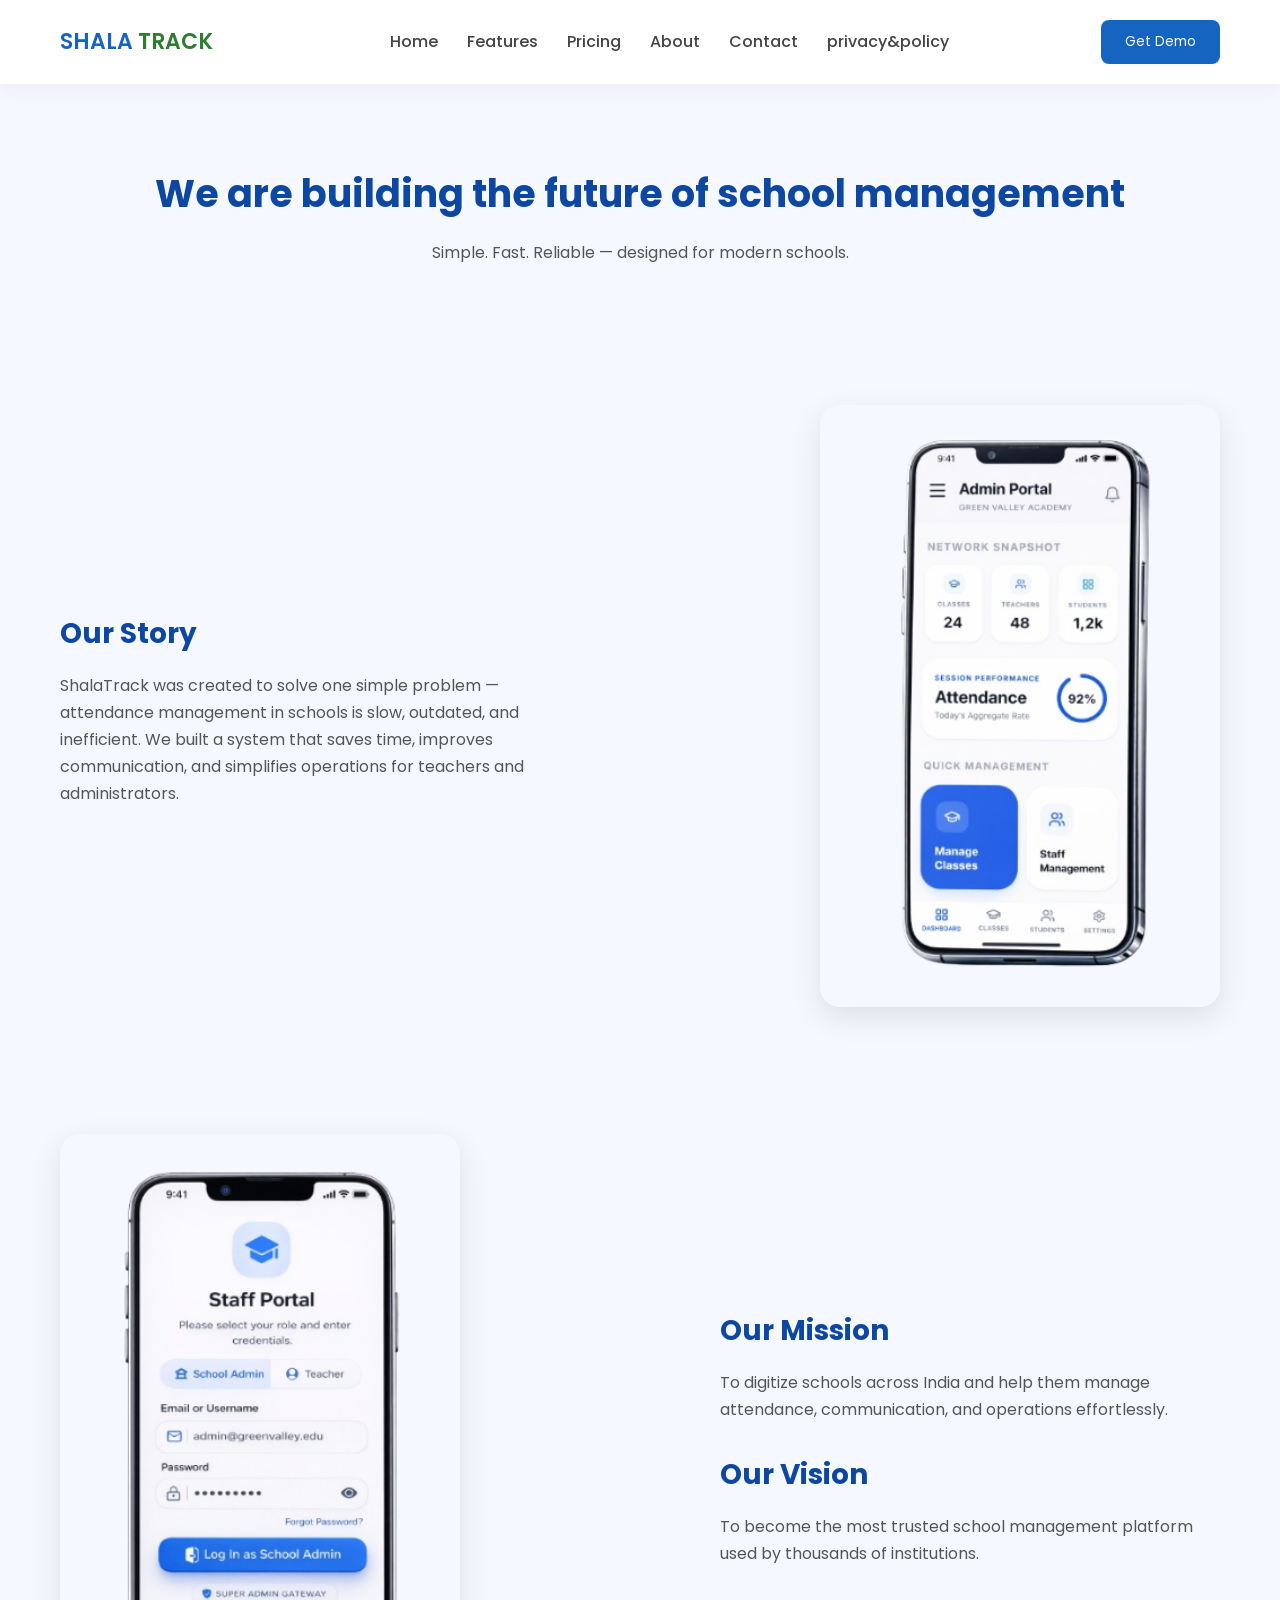
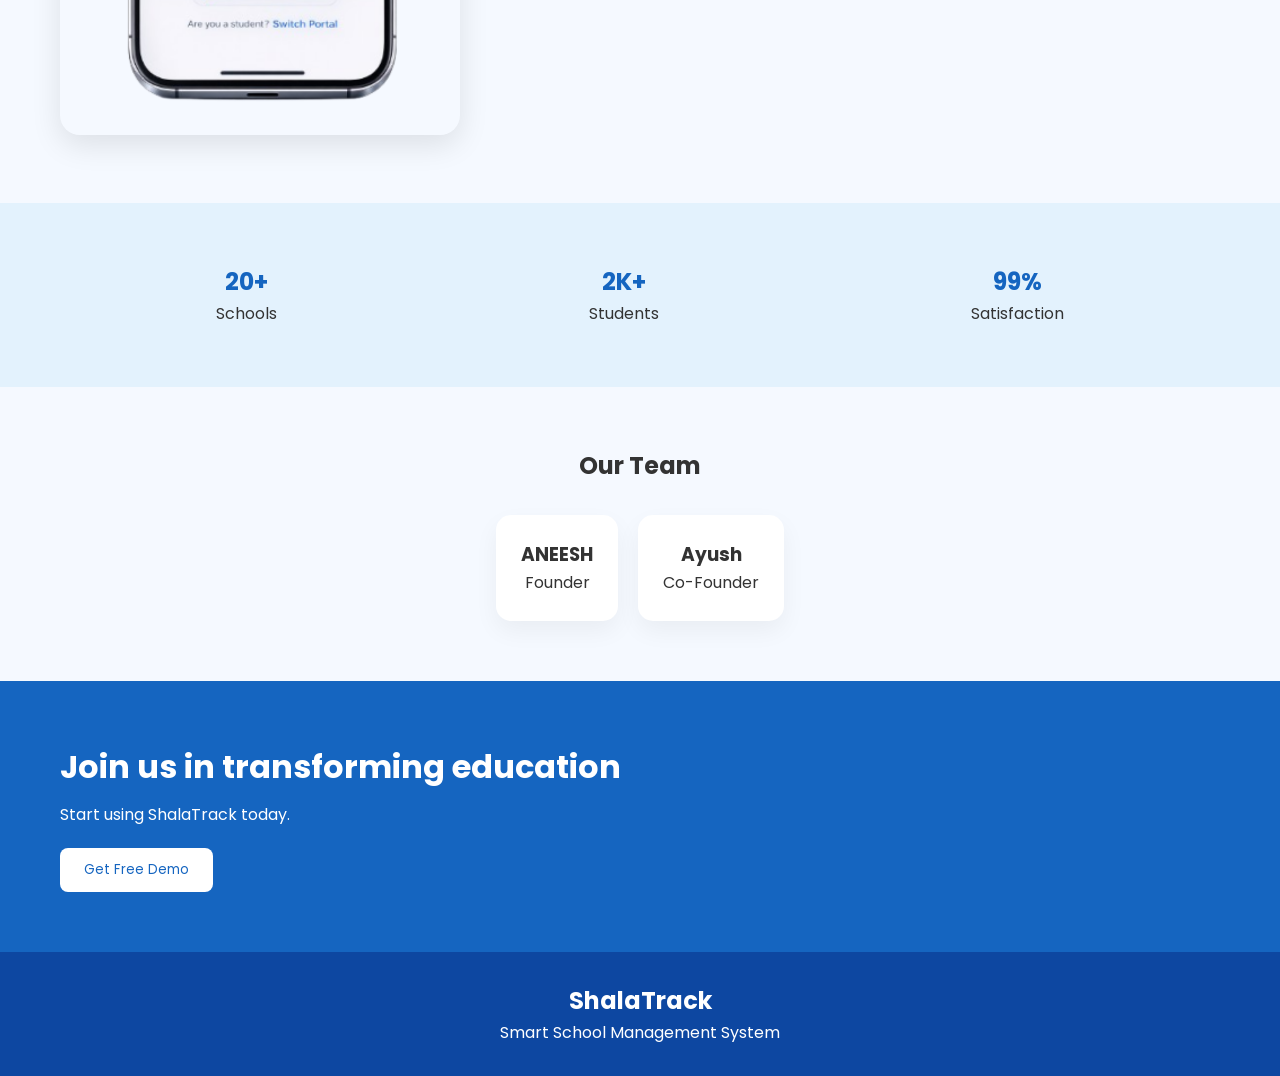
<file: about.html>
<!DOCTYPE html>
<html lang="en">
<head>
  <meta charset="UTF-8">
  <title>About - ShalaTrack</title>
  <meta name="viewport" content="width=device-width, initial-scale=1.0">

  <!-- SAME CSS -->
  <link rel="stylesheet" href="styles.css">

  <!-- FONT -->
  <link href="https://fonts.googleapis.com/css2?family=Poppins:wght@300;400;600&display=swap" rel="stylesheet">
</head>

<body>

<!-- NAVBAR -->
<header class="navbar">
  <div class="logo">
    <span class="logo-blue">SHALA</span>
    <span class="logo-green">TRACK</span>
  </div>

  <nav>
    <a href="index.html">Home</a>
    <a href="features.html">Features</a>
    <a href="pricing.html">Pricing</a>
    <a href="about.html">About</a>
    <a href="contact.html">Contact</a>
     <a href="privacy-policy.html">privacy&policy</a>
  </nav>

  <button class="btn">Get Demo</button>
</header>

<!-- HERO -->
<section class="hero" style="flex-direction: column; text-align: center;">
  <h1>We are building the future of school management</h1>
  <p>Simple. Fast. Reliable — designed for modern schools.</p>
</section>

<!-- STORY -->
<section class="split">
  <div class="split-text">
    <h2>Our Story</h2>
    <p>
      ShalaTrack was created to solve one simple problem — attendance management in schools is slow,
      outdated, and inefficient. We built a system that saves time, improves communication,
      and simplifies operations for teachers and administrators.
    </p>
  </div>

  <div class="split-img">
    <img src="adminport.png" alt="App Preview">
  </div>
</section>

<!-- MISSION + VISION -->
<section class="split reverse">
  <div class="split-text">
    <h2>Our Mission</h2>
    <p>
      To digitize schools across India and help them manage attendance,
      communication, and operations effortlessly.
    </p>

    <h2 style="margin-top: 30px;">Our Vision</h2>
    <p>
      To become the most trusted school management platform used by thousands of institutions.
    </p>
  </div>

  <div class="split-img">
    <img src="staffmockup.png" alt="Dashboard">
  </div>
</section>

<!-- STATS -->
<section class="stats">
  <div>
    <h1>20+</h1>
    <p>Schools</p>
  </div>

  <div>
    <h1>2K+</h1>
    <p>Students</p>
  </div>

  <div>
    <h1>99%</h1>
    <p>Satisfaction</p>
  </div>
</section>

<!-- TEAM -->
<section class="testimonial">
  <h2>Our Team</h2>

  <div class="test-grid">
    <div class="test-card">
      <h3>ANEESH</h3>
      <p>Founder</p>
    </div>

    <div class="test-card">
      <h3>Ayush</h3>
      <p>Co-Founder</p>
    </div>
  </div>
</section>

<!-- CTA -->
<section class="cta">
  <div class="cta-text">
    <h1>Join us in transforming education</h1>
    <p>Start using ShalaTrack today.</p>
    <button class="btn">Get Free Demo</button>
  </div>
</section>

<!-- FOOTER -->
<footer>
  <h2>ShalaTrack</h2>
  <p>Smart School Management System</p>
</footer>

</body>
</html>
</file>
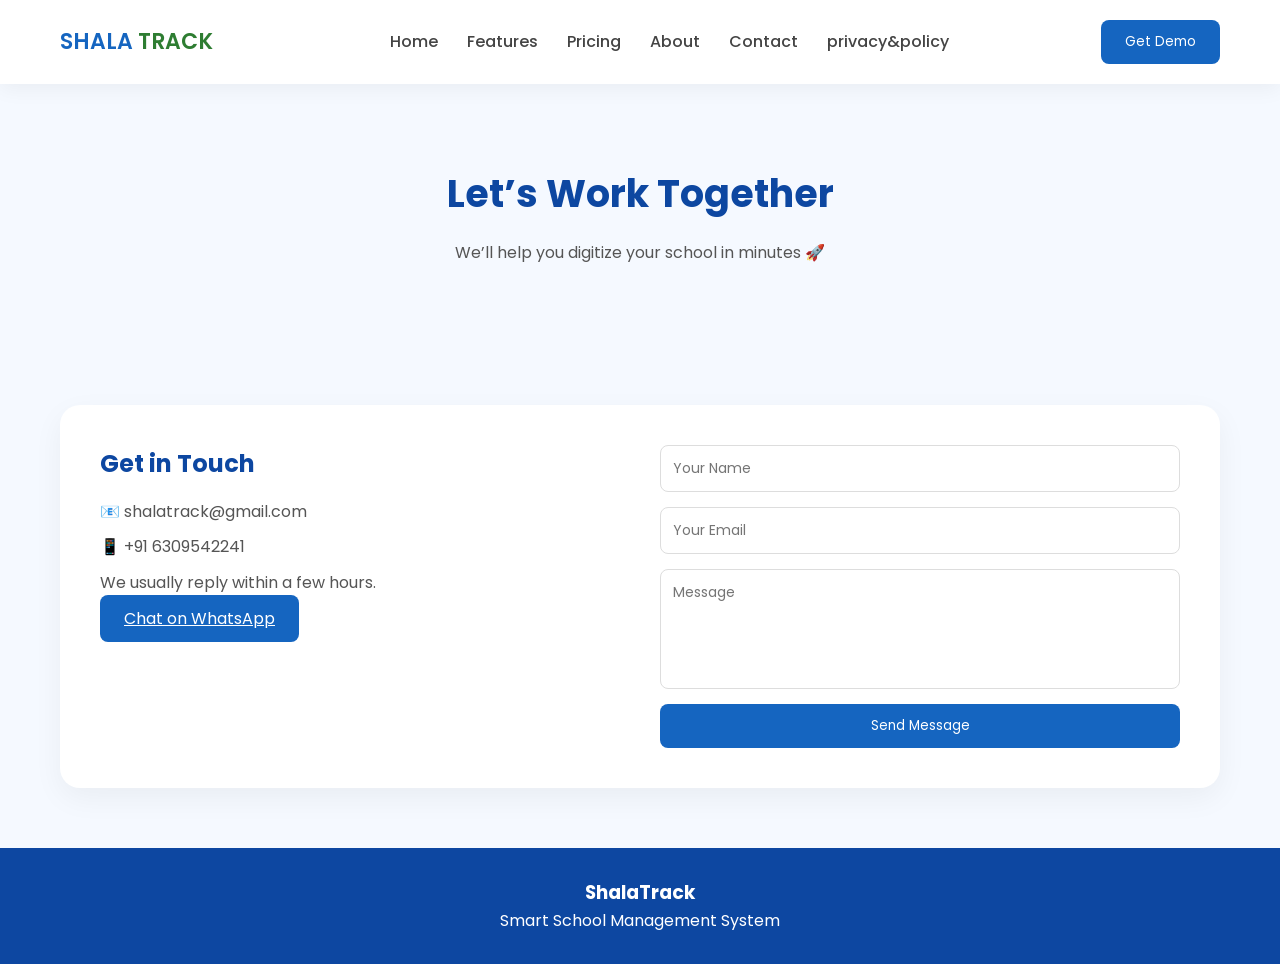
<file: contact.html>
<!DOCTYPE html>
<html lang="en">
<head>
<meta charset="UTF-8">
<meta name="viewport" content="width=device-width, initial-scale=1.0">
<title>Contact - ShalaTrack</title>

<link rel="stylesheet" href="styles.css">
<link href="https://fonts.googleapis.com/css2?family=Poppins:wght@300;400;600&display=swap" rel="stylesheet">
</head>

<body>

<!-- NAVBAR -->
<header class="navbar">
  <div class="logo">
    <span class="logo-blue">SHALA</span>
    <span class="logo-green">TRACK</span>
  </div>

  <nav>
    <a href="index.html">Home</a>
    <a href="features.html">Features</a>
    <a href="pricing.html">Pricing</a>
    <a href="about.html">About</a>
    <a href="contact.html">Contact</a>
     <a href="privacy-policy.html">privacy&policy</a>
  </nav>

  <button class="btn">Get Demo</button>
</header>

<!-- HERO -->
<section class="hero" style="flex-direction:column; text-align:center;">
  <h1>Let’s Work Together</h1>
  <p>We’ll help you digitize your school in minutes 🚀</p>
</section>

<!-- CONTACT -->
<section class="contact-section">

  <div class="contact-box">

    <!-- LEFT -->
    <div class="contact-info">
      <h2>Get in Touch</h2>

      <p>📧 shalatrack@gmail.com</p>
      <p>📱 +91 6309542241</p>
      <p>We usually reply within a few hours.</p>

      <!-- 🔥 WhatsApp CTA -->
      <a href="https://wa.me/916309542241" target="_blank" class="btn">
        Chat on WhatsApp
      </a>
    </div>

    <!-- RIGHT -->
    <div class="contact-form-box">

      <!-- SUCCESS -->
      <div id="success-message" style="display:none; text-align:center;">
        <div class="success-icon">✅</div>
        <h3>Message Sent Successfully!</h3>
        <p>Our team will contact you soon.</p>
        <a href="index.html" class="btn">Go Home</a>
      </div>

      <!-- FORM -->
      <form id="contact-form"
      action="https://formspree.io/f/mykngyad"
      method="POST">

        <input type="text" name="name" placeholder="Your Name" required>

        <input type="email" name="email" placeholder="Your Email" required>

        <textarea name="message" placeholder="Message" required></textarea>

        <button type="submit" id="submit-btn" class="btn">
          Send Message
        </button>

      </form>

    </div>

  </div>

</section>

<!-- FOOTER -->
<footer>
  <h3>ShalaTrack</h3>
  <p>Smart School Management System</p>
</footer>

<!-- SCRIPT -->
<script>
const form = document.getElementById('contact-form');
const successMsg = document.getElementById('success-message');
const submitBtn = document.getElementById('submit-btn');

form.addEventListener("submit", async function(event) {

event.preventDefault();
submitBtn.innerHTML = "Sending...";
submitBtn.disabled = true;

const data = new FormData(event.target);

fetch(event.target.action, {
method: form.method,
body: data,
headers: { 'Accept': 'application/json' }

}).then(response => {

if (response.ok) {
form.style.display = 'none';
successMsg.style.display = 'block';
} else {
alert("Oops! Try again.");
submitBtn.innerHTML = "Send Message";
submitBtn.disabled = false;
}

}).catch(error => {
alert("Check internet connection.");
submitBtn.innerHTML = "Send Message";
submitBtn.disabled = false;
});

});
</script>

</body>
</html>
</file>
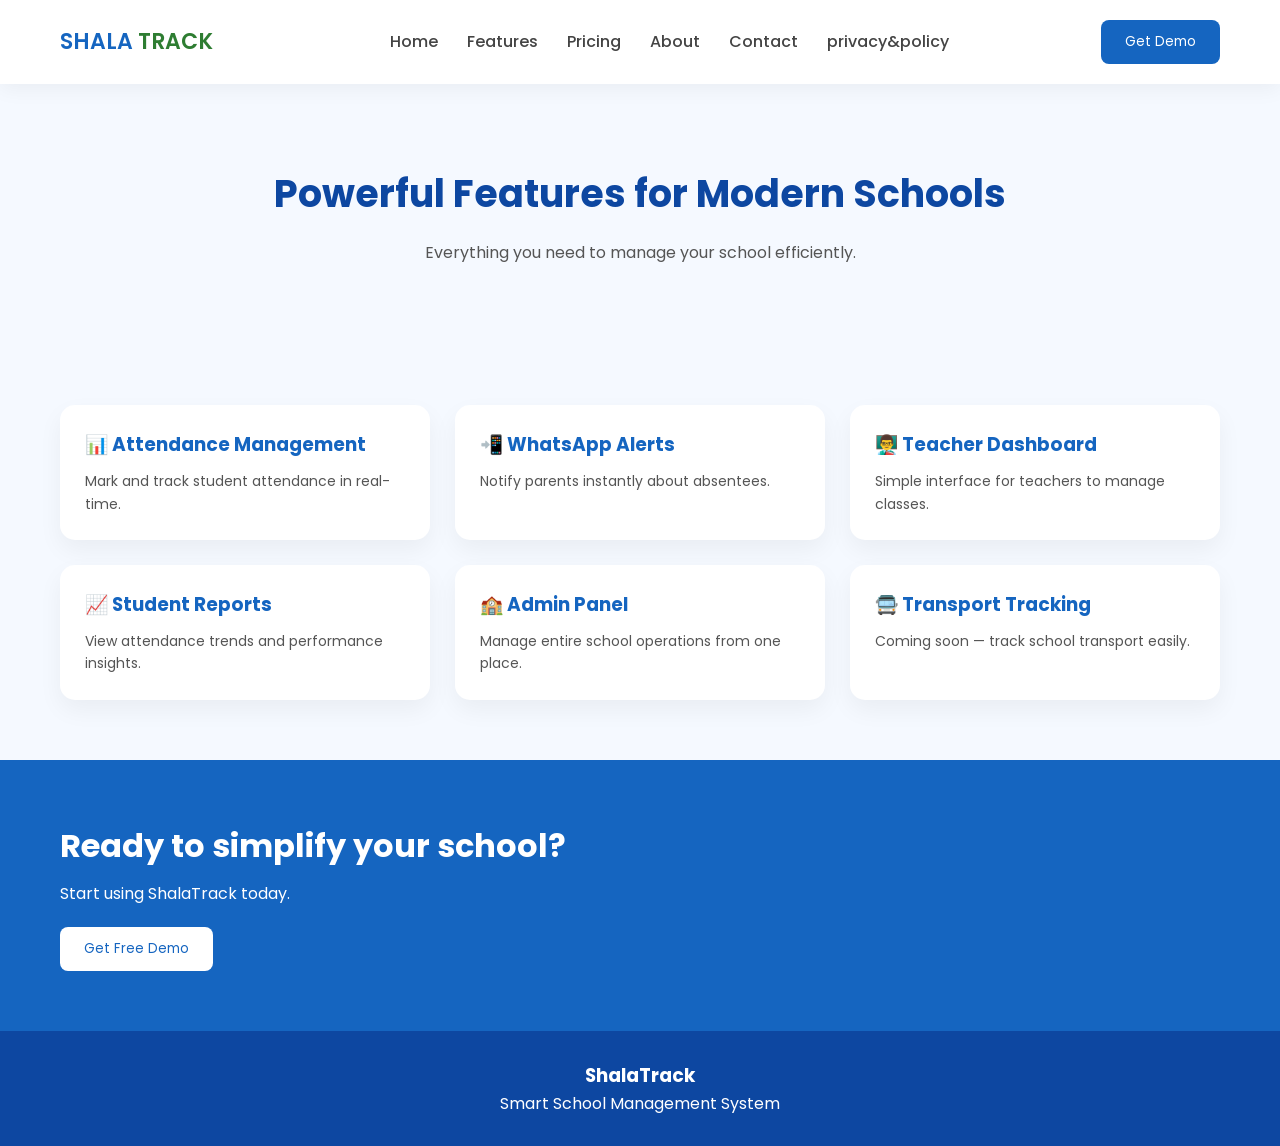
<file: features.html>
<!DOCTYPE html>
<html lang="en">
<head>
<meta charset="UTF-8">
<title>ShalaTrack Features</title>
<meta name="viewport" content="width=device-width, initial-scale=1.0">

<link rel="stylesheet" href="styles.css">
<link href="https://fonts.googleapis.com/css2?family=Poppins:wght@300;400;600&display=swap" rel="stylesheet">

</head>

<body>

<!-- NAVBAR -->
<header class="navbar">
  <div class="logo">
    <span class="logo-blue">SHALA</span>
    <span class="logo-green">TRACK</span>
  </div>

  <nav>
    <a href="index.html">Home</a>
    <a href="features.html">Features</a>
    <a href="pricing.html">Pricing</a>
    <a href="about.html">About</a>
    <a href="contact.html">Contact</a>
     <a href="privacy-policy.html">privacy&policy</a>
  </nav>

  <button class="btn">Get Demo</button>
</header>

<!-- HERO -->
<section class="hero" style="flex-direction:column; text-align:center;">
  <h1>Powerful Features for Modern Schools</h1>
  <p>Everything you need to manage your school efficiently.</p>
</section>

<!-- FEATURES GRID -->
<section class="features-section">

  <div class="features-grid">

    <div class="feature-card">
      <h3>📊 Attendance Management</h3>
      <p>Mark and track student attendance in real-time.</p>
    </div>

    <div class="feature-card">
      <h3>📲 WhatsApp Alerts</h3>
      <p>Notify parents instantly about absentees.</p>
    </div>

    <div class="feature-card">
      <h3>👨‍🏫 Teacher Dashboard</h3>
      <p>Simple interface for teachers to manage classes.</p>
    </div>

    <div class="feature-card">
      <h3>📈 Student Reports</h3>
      <p>View attendance trends and performance insights.</p>
    </div>

    <div class="feature-card">
      <h3>🏫 Admin Panel</h3>
      <p>Manage entire school operations from one place.</p>
    </div>

    <div class="feature-card">
      <h3>🚍 Transport Tracking</h3>
      <p>Coming soon — track school transport easily.</p>
    </div>

  </div>

</section>

<!-- CTA -->
<section class="cta">
  <div class="cta-text">
    <h1>Ready to simplify your school?</h1>
    <p>Start using ShalaTrack today.</p>
    <button class="btn">Get Free Demo</button>
  </div>
</section>

<!-- FOOTER -->
<footer>
  <h3>ShalaTrack</h3>
  <p>Smart School Management System</p>
</footer>

</body>
</html>
</file>
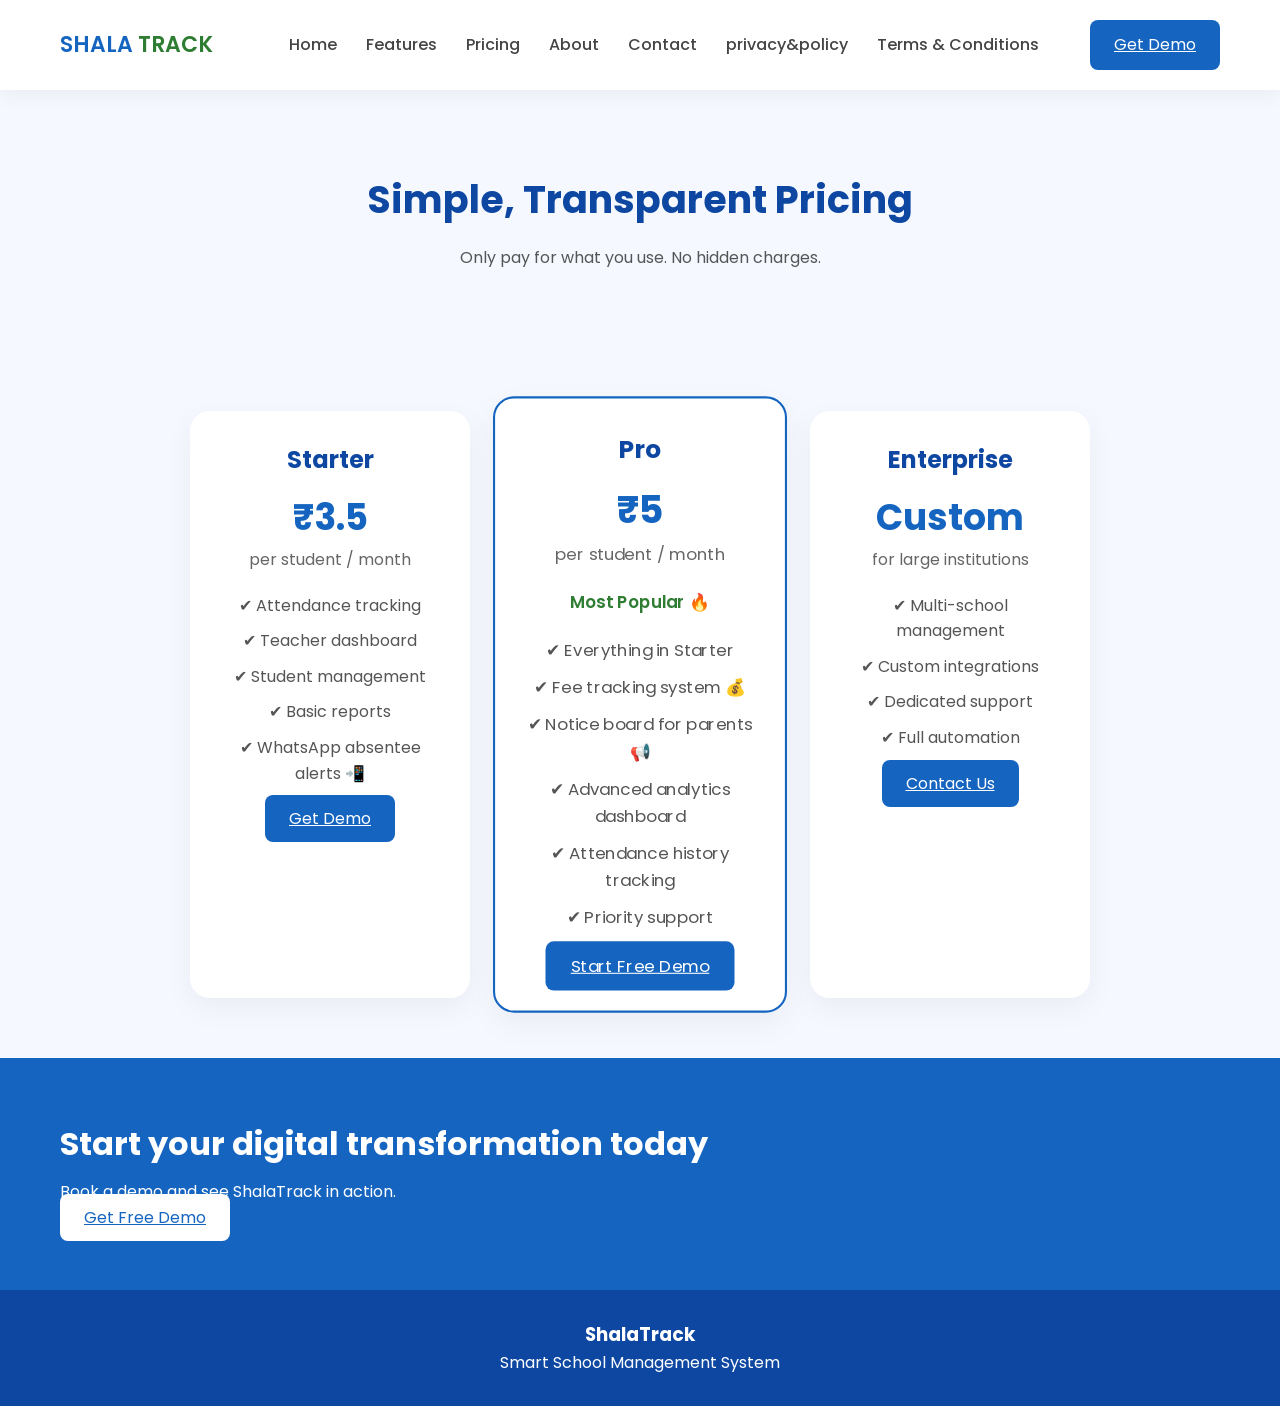
<file: pricing.html>
<!DOCTYPE html>
<html lang="en">
<head>
  <meta charset="UTF-8">
  <title>Pricing - ShalaTrack</title>
  <meta name="viewport" content="width=device-width, initial-scale=1.0">

  <link rel="stylesheet" href="styles.css">
  <link href="https://fonts.googleapis.com/css2?family=Poppins:wght@300;400;600&display=swap" rel="stylesheet">
</head>

<body>

<!-- NAVBAR -->
<header class="navbar">
  <div class="logo">
    <span class="logo-blue">SHALA</span>
    <span class="logo-green">TRACK</span>
  </div>

  <nav>
    <a href="index.html">Home</a>
    <a href="features.html">Features</a>
    <a href="pricing.html">Pricing</a>
    <a href="about.html">About</a>
    <a href="contact.html">Contact</a>
    <a href="privacy-policy.html">privacy&policy</a>
    <a href="terms.html">Terms & Conditions</a>
  </nav>

  <a href="contact.html#contact-form" class="btn">Get Demo</a>
</header>

<!-- HERO -->
<section class="hero" style="text-align:center; flex-direction:column;">
  <h1>Simple, Transparent Pricing</h1>
  <p>Only pay for what you use. No hidden charges.</p>
</section>

<!-- PRICING -->
<section class="pricing">

  <!-- STARTER -->
  <div class="pricing-card">
    <h2>Starter</h2>
    <h1>₹3.5</h1>
    <p>per student / month</p>

    <ul>
      <li>✔ Attendance tracking</li>
      <li>✔ Teacher dashboard</li>
      <li>✔ Student management</li>
      <li>✔ Basic reports</li>
      <li>✔ WhatsApp absentee alerts 📲</li>
    </ul>

    <a href="contact.html#contact-form" class="btn">Get Demo</a>
  </div>

  <!-- PRO -->
  <div class="pricing-card highlight">
    <h2>Pro</h2>
    <h1>₹5</h1>
    <p>per student / month</p>

    <p style="color:#2e7d32; font-weight:600;">Most Popular 🔥</p>

    <ul>
      <li>✔ Everything in Starter</li>
      <li>✔ Fee tracking system 💰</li>
      <li>✔ Notice board for parents 📢</li>
      <li>✔ Advanced analytics dashboard</li>
      <li>✔ Attendance history tracking</li>
      <li>✔ Priority support</li>
    </ul>

    <a href="contact.html#contact-form" class="btn">Start Free Demo</a>
  </div>

  <!-- ENTERPRISE -->
  <div class="pricing-card">
    <h2>Enterprise</h2>
    <h1>Custom</h1>
    <p>for large institutions</p>

    <ul>
      <li>✔ Multi-school management</li>
      <li>✔ Custom integrations</li>
      <li>✔ Dedicated support</li>
      <li>✔ Full automation</li>
    </ul>

    <a href="contact.html#contact-form" class="btn">Contact Us</a>
  </div>

</section>

<!-- CTA -->
<section class="cta">
  <div class="cta-text">
    <h1>Start your digital transformation today</h1>
    <p>Book a demo and see ShalaTrack in action.</p>
    <a href="contact.html#contact-form" class="btn">Get Free Demo</a>
  </div>
</section>

<!-- FOOTER -->
<footer>
  <h3>ShalaTrack</h3>
  <p>Smart School Management System</p>
</footer>

</body>
</html>
</file>
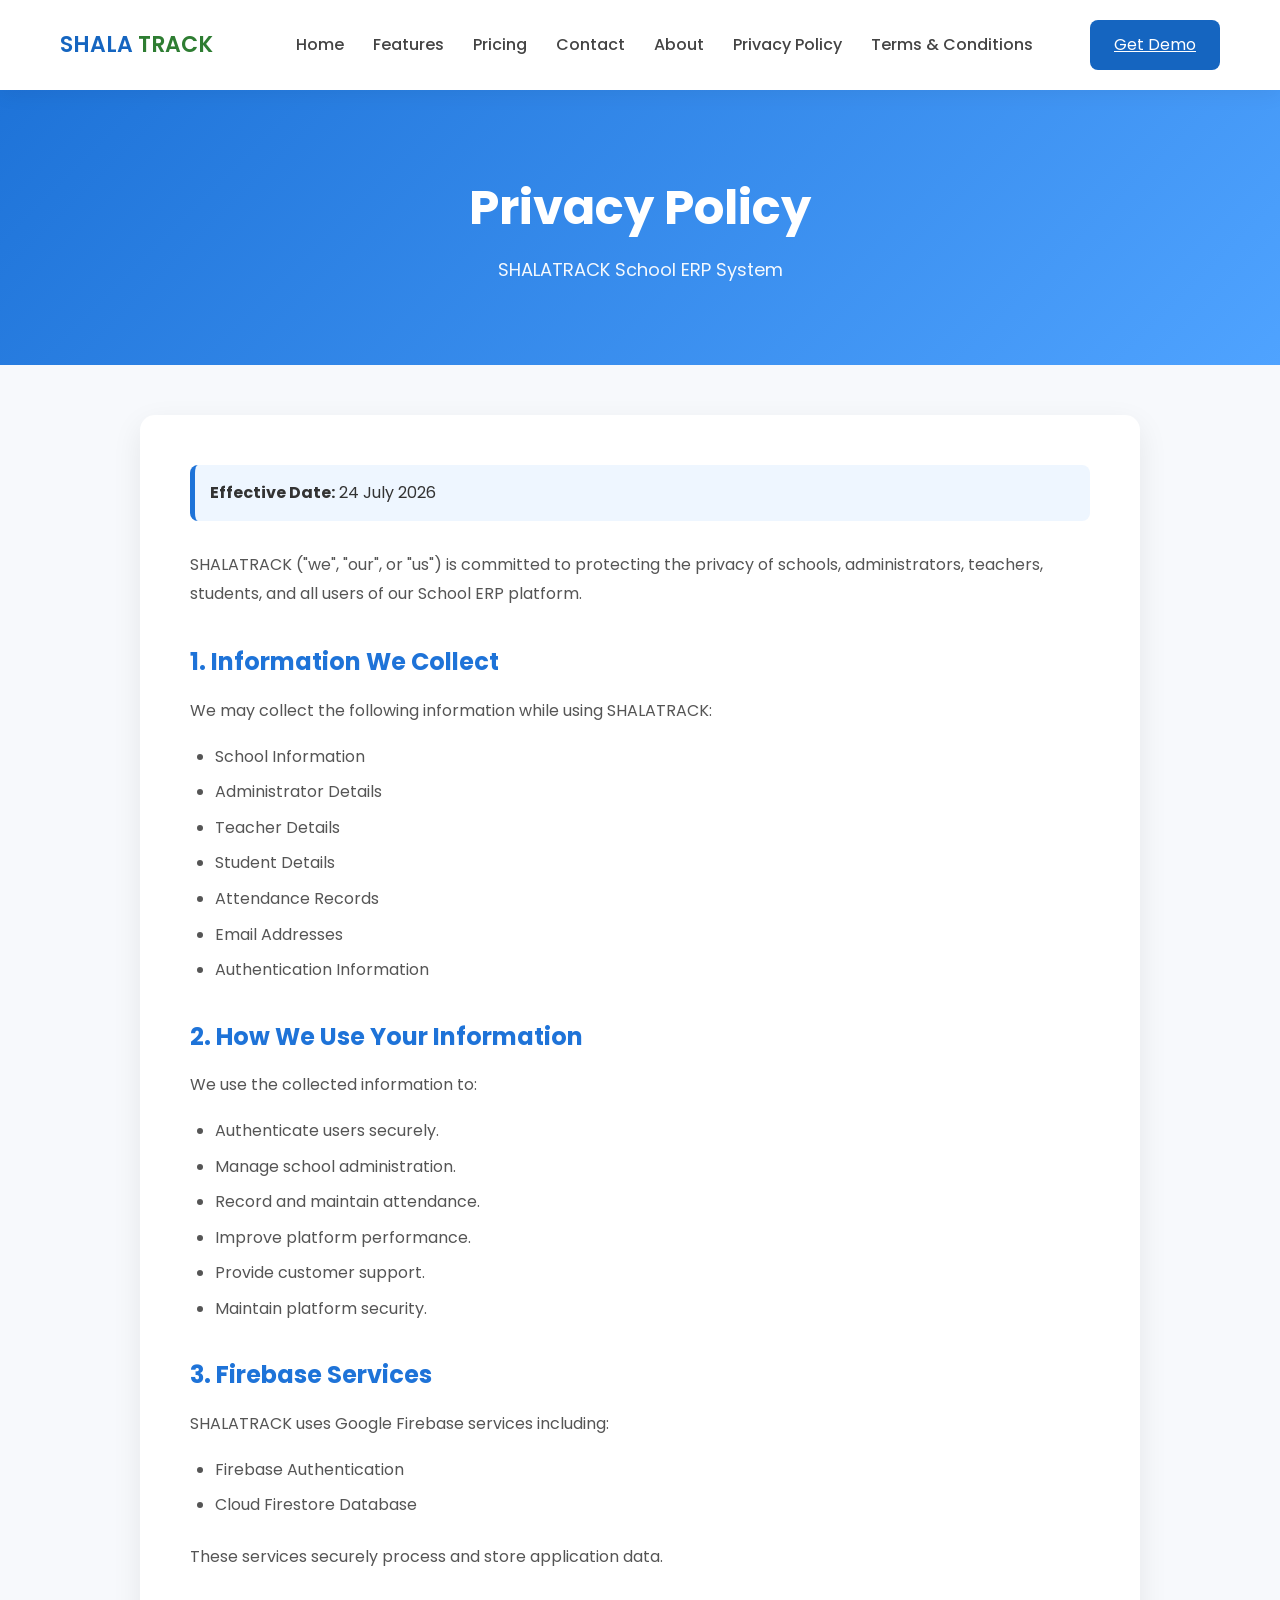
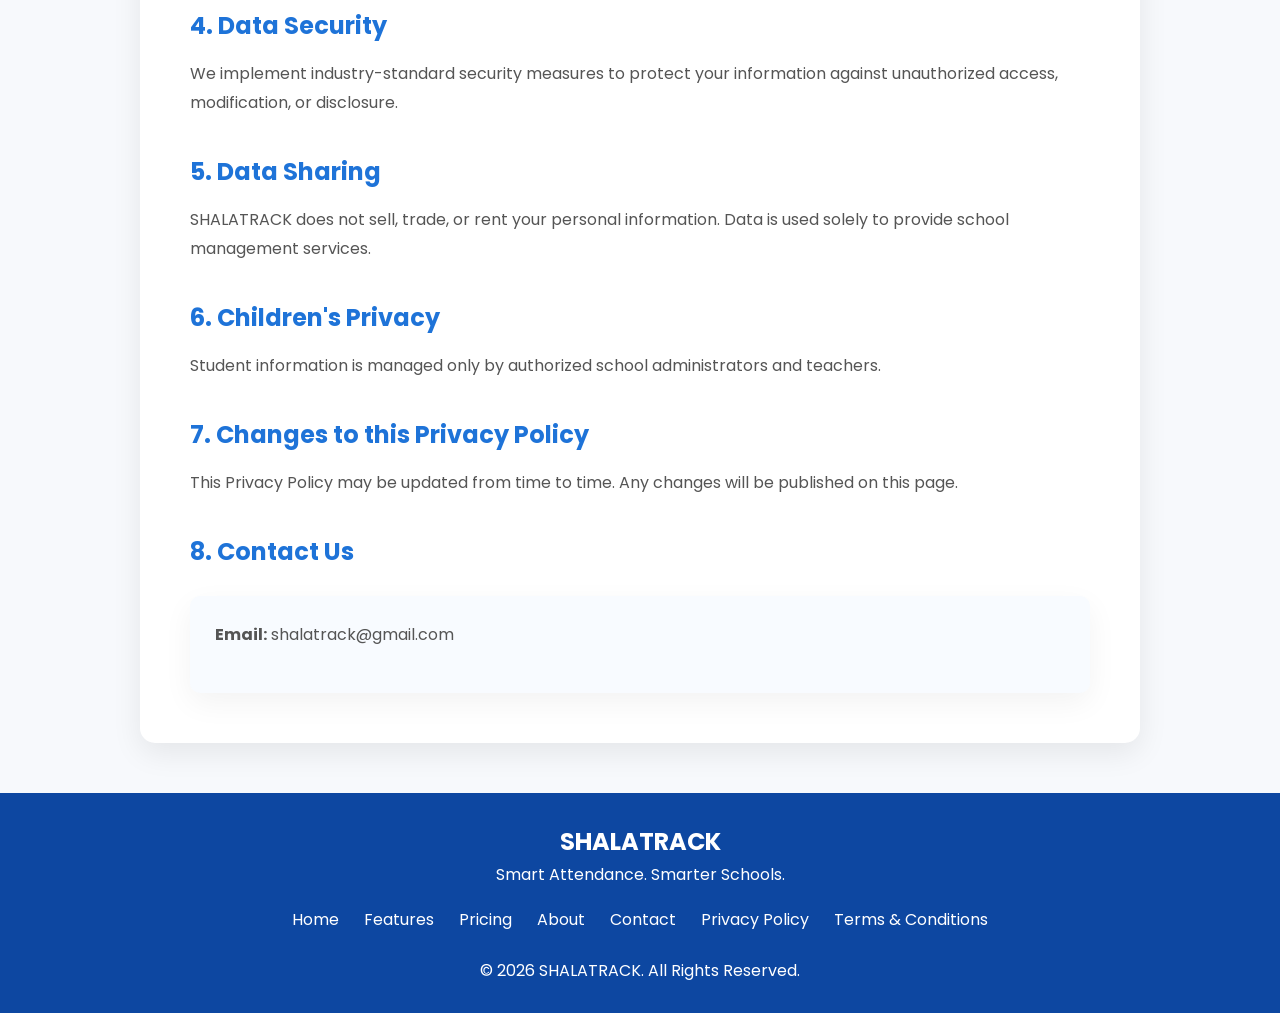
<file: privacy-policy.html>
<!DOCTYPE html>
<html lang="en">

<head>
    <meta charset="UTF-8">
    <title>Privacy Policy | SHALATRACK</title>
    <meta name="viewport" content="width=device-width, initial-scale=1.0">

    <link rel="stylesheet" href="styles.css">

    <link href="https://fonts.googleapis.com/css2?family=Poppins:wght@300;400;500;600;700&display=swap"
        rel="stylesheet">

    <style>

        body{
            background:#f7f9fc;
        }

        .policy-header{
            background:linear-gradient(135deg,#1e73d8,#4fa3ff);
            color:white;
            text-align:center;
            padding:80px 20px;
        }

        .policy-header h1{
            font-size:48px;
            margin-bottom:10px;
        }

        .policy-header p{
            font-size:18px;
            opacity:.95;
        }

        .policy-container{

            max-width:1000px;
            margin:50px auto;
            background:white;
            border-radius:15px;
            box-shadow:0 10px 30px rgba(0,0,0,.08);
            padding:50px;

        }

        .policy-container h2{

            color:#1e73d8;
            margin-top:35px;
            margin-bottom:15px;

        }

        .policy-container p{

            line-height:1.8;
            color:#555;
            margin-bottom:18px;

        }

        .policy-container ul{

            margin-left:25px;
            margin-bottom:25px;

        }

        .policy-container li{

            margin-bottom:10px;
            color:#555;

        }

        .effective{

            background:#eef6ff;
            padding:15px;
            border-left:5px solid #1e73d8;
            border-radius:8px;
            margin-bottom:30px;

        }

        .contact-box{

            background:#f8fbff;
            border-radius:10px;
            padding:25px;
            margin-top:25px;

        }

        .contact-box a{

            color:#1e73d8;
            text-decoration:none;

        }

        .footer-links{

            margin-top:20px;
            display:flex;
            justify-content:center;
            gap:25px;
            flex-wrap:wrap;

        }

        .footer-links a{

            color:white;
            text-decoration:none;

        }

        .footer-links a:hover{

            text-decoration:underline;

        }

        @media(max-width:768px){

            .policy-header h1{

                font-size:34px;

            }

            .policy-container{

                margin:20px;
                padding:25px;

            }

        }

    </style>

</head>

<body>

<!-- NAVBAR -->

<header class="navbar">

    <div class="logo">

        <span class="logo-blue">SHALA</span>
        <span class="logo-green">TRACK</span>

    </div>

    <div class="menu-toggle" onclick="toggleMenu()">☰</div>

    <nav id="nav-links">

        <a href="index.html">Home</a>
        <a href="features.html">Features</a>
        <a href="pricing.html">Pricing</a>
        <a href="contact.html">Contact</a>
        <a href="about.html">About</a>
        <a href="privacy-policy.html">Privacy Policy</a>
        <a href="terms.html">Terms & Conditions</a>

    </nav>

    <a href="contact.html#contact-form" class="btn">
        Get Demo
    </a>

</header>

<!-- HERO -->

<section class="policy-header">

    <h1>Privacy Policy</h1>

    <p>
        SHALATRACK School ERP System
    </p>

</section>

<!-- CONTENT -->

<div class="policy-container">

<div class="effective">

<strong>Effective Date:</strong> 24 July 2026

</div>

<p>

SHALATRACK ("we", "our", or "us") is committed to protecting the privacy
of schools, administrators, teachers, students, and all users of our
School ERP platform.

</p>

<h2>1. Information We Collect</h2>

<p>

We may collect the following information while using SHALATRACK:

</p>

<ul>

<li>School Information</li>

<li>Administrator Details</li>

<li>Teacher Details</li>

<li>Student Details</li>

<li>Attendance Records</li>

<li>Email Addresses</li>

<li>Authentication Information</li>

</ul>

<h2>2. How We Use Your Information</h2>

<p>

We use the collected information to:

</p>

<ul>

<li>Authenticate users securely.</li>

<li>Manage school administration.</li>

<li>Record and maintain attendance.</li>

<li>Improve platform performance.</li>

<li>Provide customer support.</li>

<li>Maintain platform security.</li>

</ul>

<h2>3. Firebase Services</h2>

<p>

SHALATRACK uses Google Firebase services including:

</p>

<ul>

<li>Firebase Authentication</li>

<li>Cloud Firestore Database</li>

</ul>

<p>

These services securely process and store application data.

</p>

<h2>4. Data Security</h2>

<p>

We implement industry-standard security measures to protect your
information against unauthorized access, modification, or disclosure.

</p>

<h2>5. Data Sharing</h2>

<p>

SHALATRACK does not sell, trade, or rent your personal information.

Data is used solely to provide school management services.

</p>

<h2>6. Children's Privacy</h2>

<p>

Student information is managed only by authorized school administrators
and teachers.

</p>

<h2>7. Changes to this Privacy Policy</h2>

<p>

This Privacy Policy may be updated from time to time.

Any changes will be published on this page.

</p>

<h2>8. Contact Us</h2>

<div class="contact-box">

<p>

<strong>Email:</strong>

shalatrack@gmail.com

</p>

<p>


</a>

</p>

</div>

</div>

<!-- FOOTER -->

<footer>

<div>

<h2>SHALATRACK</h2>

<p>Smart Attendance. Smarter Schools.</p>

<div class="footer-links">

<a href="index.html">Home</a>

<a href="features.html">Features</a>

<a href="pricing.html">Pricing</a>

<a href="about.html">About</a>

<a href="contact.html">Contact</a>

<a href="privacy-policy.html">Privacy Policy</a>
<a href="terms.html">Terms & Conditions</a>

</div>

<p style="margin-top:25px;">

© 2026 SHALATRACK. All Rights Reserved.

</p>

</div>

</footer>

<script>

function toggleMenu() {

const nav=document.getElementById("nav-links");

nav.classList.toggle("active");

}

</script>

</body>

</html>
</file>
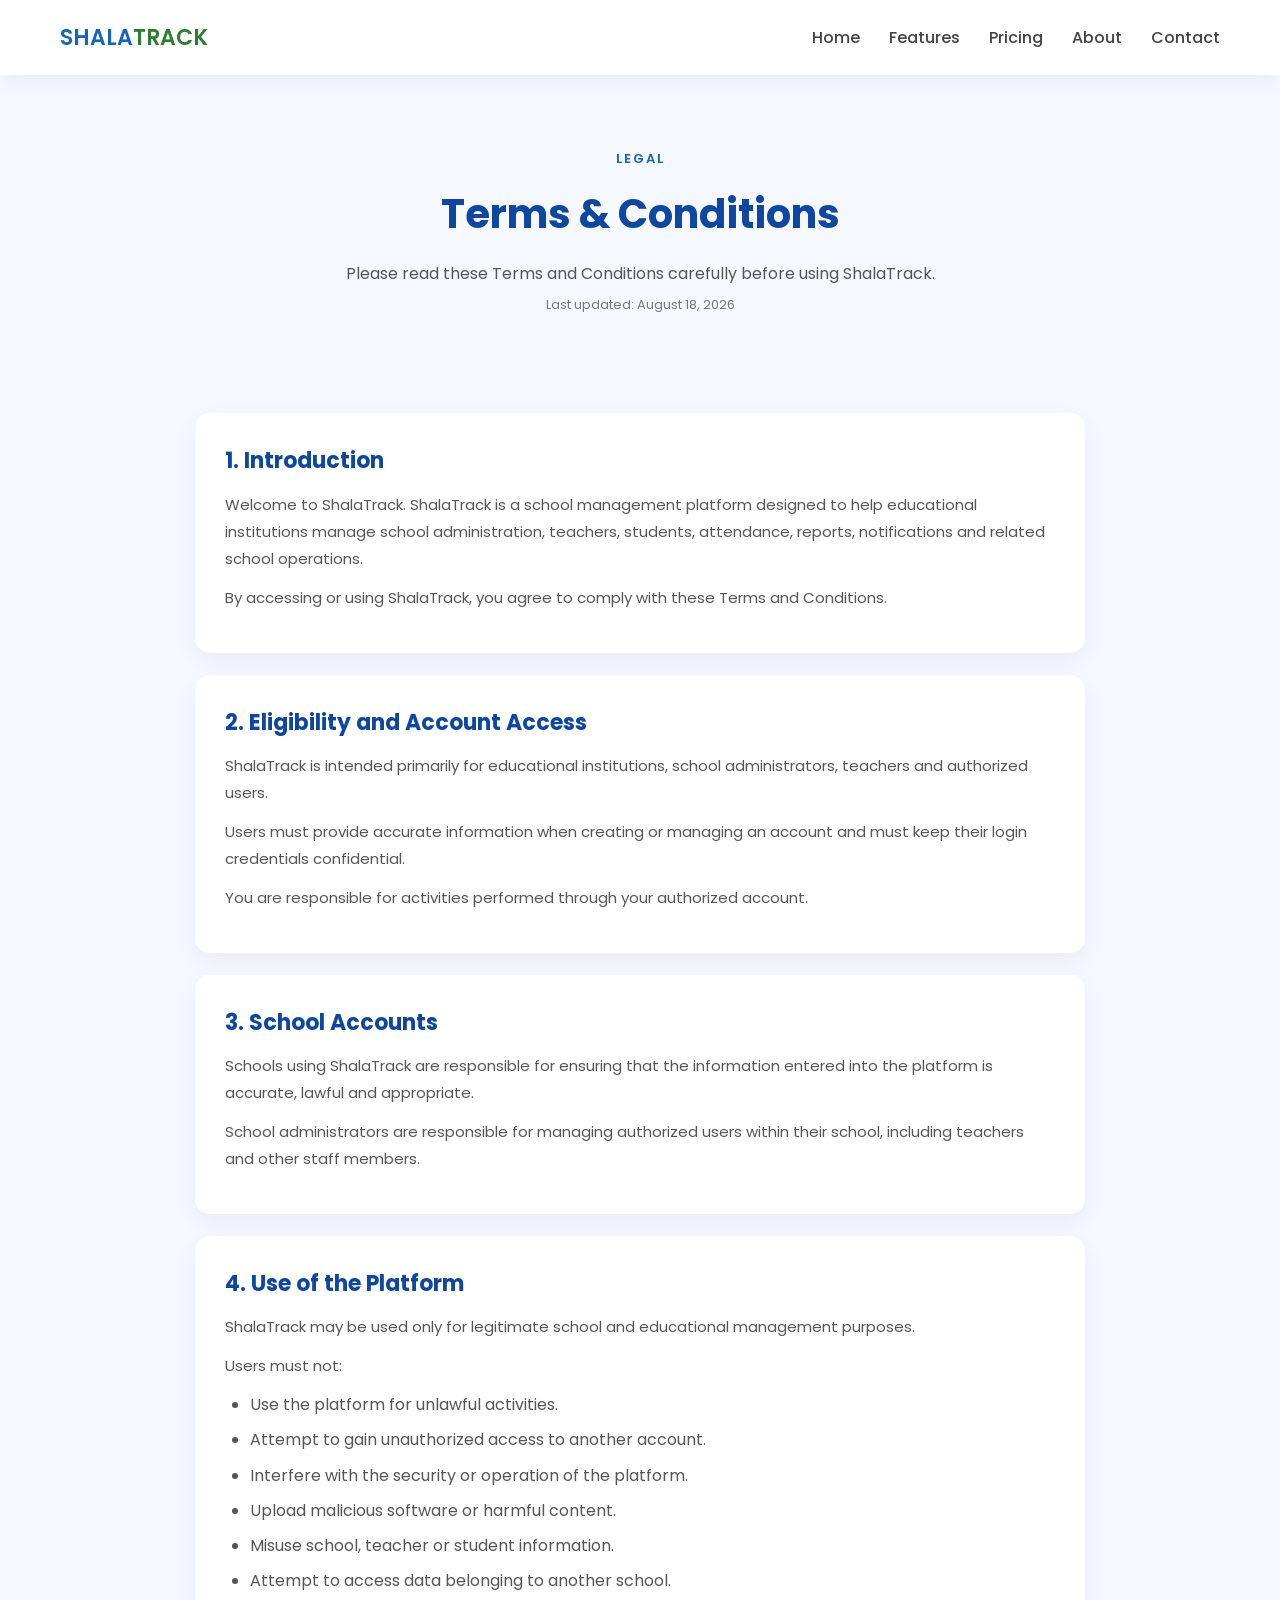
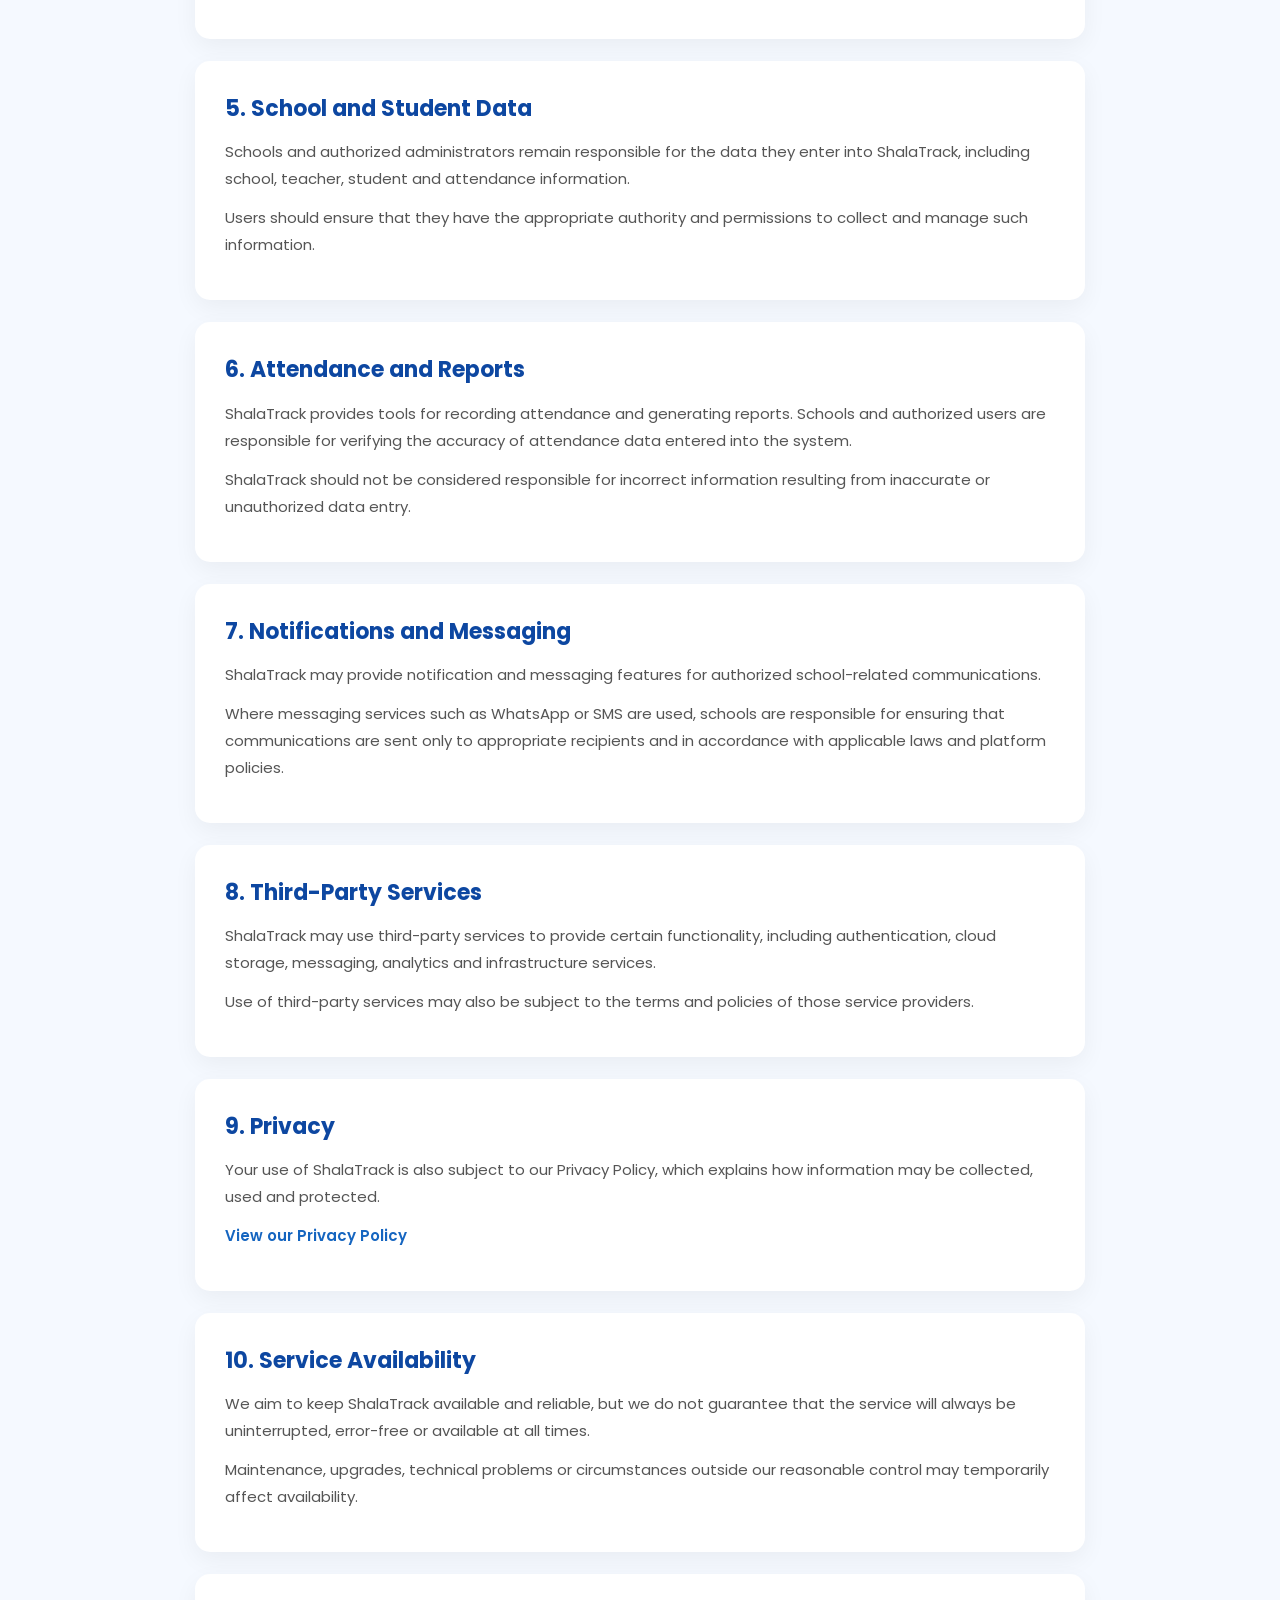
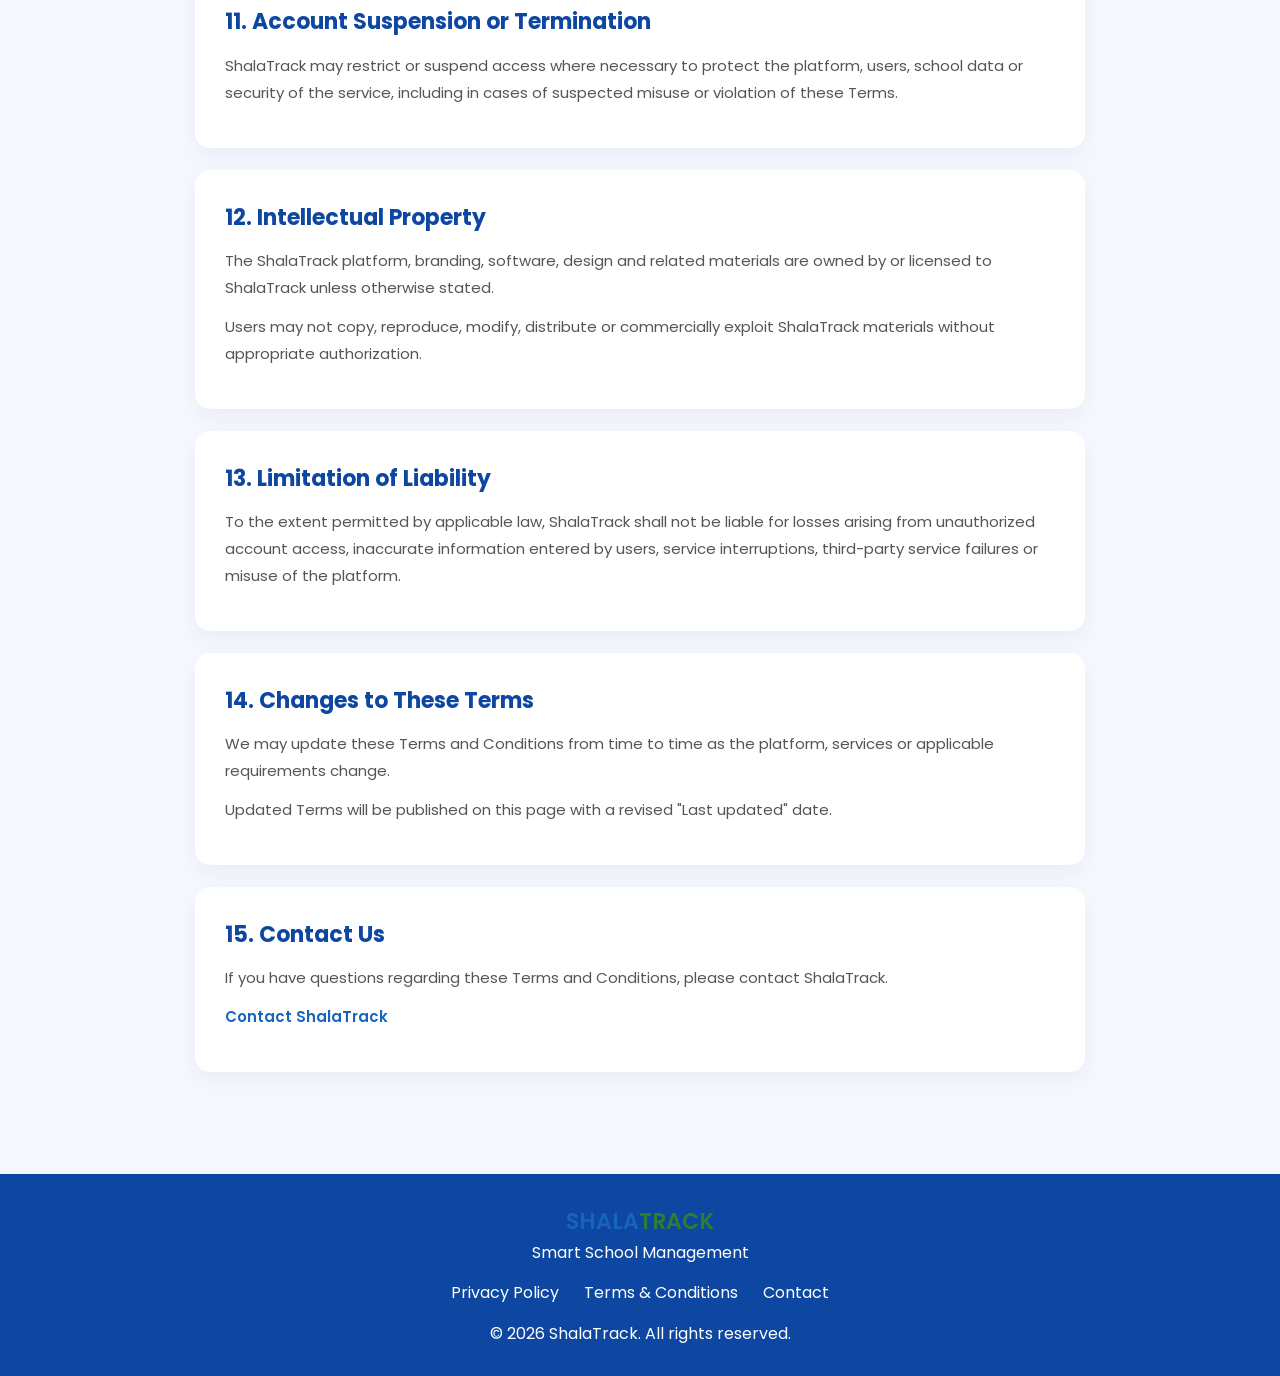
<file: terms.html>
<!DOCTYPE html>
<html lang="en">
<head>
    <meta charset="UTF-8">
    <meta name="viewport" content="width=device-width, initial-scale=1.0">

    <title>Terms & Conditions - ShalaTrack</title>

    <link rel="stylesheet" href="styles.css">

    <link
        href="https://fonts.googleapis.com/css2?family=Poppins:wght@300;400;500;600;700&display=swap"
        rel="stylesheet"
    >
</head>

<body>

    <!-- NAVBAR -->
    <header class="navbar">

        <div class="logo">
            <span class="logo-blue">SHALA</span><span class="logo-green">TRACK</span>
        </div>

        <nav>
            <a href="index.html">Home</a>
            <a href="features.html">Features</a>
            <a href="pricing.html">Pricing</a>
            <a href="about.html">About</a>
            <a href="contact.html">Contact</a>
        </nav>

    </header>


    <!-- TERMS HERO -->
    <section class="terms-hero">

        <div class="terms-container">

            <span class="terms-label">LEGAL</span>

            <h1>Terms & Conditions</h1>

            <p>
                Please read these Terms and Conditions carefully before using
                ShalaTrack.
            </p>

            <p class="updated">
                Last updated: August 18, 2026
            </p>

        </div>

    </section>


    <!-- TERMS CONTENT -->
    <main class="terms-content">

        <section>
            <h2>1. Introduction</h2>

            <p>
                Welcome to ShalaTrack. ShalaTrack is a school management
                platform designed to help educational institutions manage
                school administration, teachers, students, attendance,
                reports, notifications and related school operations.
            </p>

            <p>
                By accessing or using ShalaTrack, you agree to comply with
                these Terms and Conditions.
            </p>
        </section>


        <section>
            <h2>2. Eligibility and Account Access</h2>

            <p>
                ShalaTrack is intended primarily for educational institutions,
                school administrators, teachers and authorized users.
            </p>

            <p>
                Users must provide accurate information when creating or
                managing an account and must keep their login credentials
                confidential.
            </p>

            <p>
                You are responsible for activities performed through your
                authorized account.
            </p>
        </section>


        <section>
            <h2>3. School Accounts</h2>

            <p>
                Schools using ShalaTrack are responsible for ensuring that
                the information entered into the platform is accurate,
                lawful and appropriate.
            </p>

            <p>
                School administrators are responsible for managing authorized
                users within their school, including teachers and other
                staff members.
            </p>
        </section>


        <section>
            <h2>4. Use of the Platform</h2>

            <p>
                ShalaTrack may be used only for legitimate school and
                educational management purposes.
            </p>

            <p>Users must not:</p>

            <ul>
                <li>Use the platform for unlawful activities.</li>
                <li>Attempt to gain unauthorized access to another account.</li>
                <li>Interfere with the security or operation of the platform.</li>
                <li>Upload malicious software or harmful content.</li>
                <li>Misuse school, teacher or student information.</li>
                <li>Attempt to access data belonging to another school.</li>
            </ul>
        </section>


        <section>
            <h2>5. School and Student Data</h2>

            <p>
                Schools and authorized administrators remain responsible for
                the data they enter into ShalaTrack, including school,
                teacher, student and attendance information.
            </p>

            <p>
                Users should ensure that they have the appropriate authority
                and permissions to collect and manage such information.
            </p>
        </section>


        <section>
            <h2>6. Attendance and Reports</h2>

            <p>
                ShalaTrack provides tools for recording attendance and
                generating reports. Schools and authorized users are
                responsible for verifying the accuracy of attendance data
                entered into the system.
            </p>

            <p>
                ShalaTrack should not be considered responsible for incorrect
                information resulting from inaccurate or unauthorized data
                entry.
            </p>
        </section>


        <section>
            <h2>7. Notifications and Messaging</h2>

            <p>
                ShalaTrack may provide notification and messaging features
                for authorized school-related communications.
            </p>

            <p>
                Where messaging services such as WhatsApp or SMS are used,
                schools are responsible for ensuring that communications are
                sent only to appropriate recipients and in accordance with
                applicable laws and platform policies.
            </p>
        </section>


        <section>
            <h2>8. Third-Party Services</h2>

            <p>
                ShalaTrack may use third-party services to provide certain
                functionality, including authentication, cloud storage,
                messaging, analytics and infrastructure services.
            </p>

            <p>
                Use of third-party services may also be subject to the terms
                and policies of those service providers.
            </p>
        </section>


        <section>
            <h2>9. Privacy</h2>

            <p>
                Your use of ShalaTrack is also subject to our Privacy Policy,
                which explains how information may be collected, used and
                protected.
            </p>

            <p>
                <a href="privacy-policy.html">View our Privacy Policy</a>
            </p>
        </section>


        <section>
            <h2>10. Service Availability</h2>

            <p>
                We aim to keep ShalaTrack available and reliable, but we do
                not guarantee that the service will always be uninterrupted,
                error-free or available at all times.
            </p>

            <p>
                Maintenance, upgrades, technical problems or circumstances
                outside our reasonable control may temporarily affect
                availability.
            </p>
        </section>


        <section>
            <h2>11. Account Suspension or Termination</h2>

            <p>
                ShalaTrack may restrict or suspend access where necessary to
                protect the platform, users, school data or security of the
                service, including in cases of suspected misuse or violation
                of these Terms.
            </p>
        </section>


        <section>
            <h2>12. Intellectual Property</h2>

            <p>
                The ShalaTrack platform, branding, software, design and
                related materials are owned by or licensed to ShalaTrack
                unless otherwise stated.
            </p>

            <p>
                Users may not copy, reproduce, modify, distribute or
                commercially exploit ShalaTrack materials without appropriate
                authorization.
            </p>
        </section>


        <section>
            <h2>13. Limitation of Liability</h2>

            <p>
                To the extent permitted by applicable law, ShalaTrack shall
                not be liable for losses arising from unauthorized account
                access, inaccurate information entered by users, service
                interruptions, third-party service failures or misuse of
                the platform.
            </p>
        </section>


        <section>
            <h2>14. Changes to These Terms</h2>

            <p>
                We may update these Terms and Conditions from time to time
                as the platform, services or applicable requirements change.
            </p>

            <p>
                Updated Terms will be published on this page with a revised
                "Last updated" date.
            </p>
        </section>


        <section>
            <h2>15. Contact Us</h2>

            <p>
                If you have questions regarding these Terms and Conditions,
                please contact ShalaTrack.
            </p>

            <p>
                <a href="contact.html">Contact ShalaTrack</a>
            </p>
        </section>

    </main>


    <!-- FOOTER -->
    <footer>

        <div class="logo">
            <span class="logo-blue">SHALA</span><span class="logo-green">TRACK</span>
        </div>

        <p>
            Smart School Management
        </p>

        <div class="footer-links">
            <a href="privacy-policy.html">Privacy Policy</a>
            <a href="terms.html">Terms & Conditions</a>
            <a href="contact.html">Contact</a>
        </div>

        <p>
            © 2026 ShalaTrack. All rights reserved.
        </p>

    </footer>

</body>
</html>
</file>
<file: styles.css>
/* RESET */
* {
  margin: 0;
  padding: 0;
  box-sizing: border-box;
  font-family: 'Poppins', sans-serif;
}

body {
  background: #f5f9ff;
  color: #333;
  line-height: 1.6;
}

/* NAVBAR */
.navbar {
  display: flex;
  justify-content: space-between;
  align-items: center;
  padding: 20px 60px;
  background: white;
  box-shadow: 0 5px 20px rgba(0,0,0,0.05);
  position: sticky;
  top: 0;
  z-index: 100;
}

.logo {
  font-size: 22px;
  font-weight: 600;
}

.logo-blue {
  color: #1565c0;
}

.logo-green {
  color: #2e7d32;
}

.navbar nav a {
  margin-left: 25px;
  text-decoration: none;
  color: #444;
  font-weight: 500;
  transition: 0.3s;
}

.navbar nav a:hover {
  color: #1565c0;
}

/* BUTTON */
.btn {
  padding: 12px 24px;
  border: none;
  border-radius: 8px;
  background: #1565c0;
  color: white;
  cursor: pointer;
  transition: 0.3s;
}

.btn:hover {
  background: #0d47a1;
  transform: translateY(-2px);
}

.btn.secondary {
  background: #e3f2fd;
  color: #1565c0;
}

/* HERO */
.hero {
  display: flex;
  justify-content: space-between;
  align-items: center;
  padding: 80px 60px;
  animation: fadeUp 1s ease;
}

.hero-left h1 {
  font-size: 42px;
  color: #0d47a1;
  margin-bottom: 20px;
}

.hero-left p {
  margin-bottom: 25px;
  color: #555;
}

.hero-buttons {
  display: flex;
  gap: 15px;
}

.hero-right img {
  width: 450px;
  animation: float 3s ease-in-out infinite;
}

/* SPLIT SECTIONS */
.split {
  display: flex;
  align-items: center;
  justify-content: space-between;
  padding: 60px;
  gap: 40px;
}

.split.reverse {
  flex-direction: row-reverse;
}

.split-img img {
  width: 400px;
  border-radius: 20px;
  box-shadow: 0 10px 30px rgba(0,0,0,0.1);
}

.split-text h2 {
  color: #0d47a1;
  margin-bottom: 15px;
}

/* TESTIMONIAL */
.testimonial {
  padding: 60px;
  text-align: center;
}

.test-grid {
  display: flex;
  gap: 20px;
  justify-content: center;
  margin-top: 30px;
}

.test-card {
  background: white;
  padding: 25px;
  border-radius: 15px;
  box-shadow: 0 10px 25px rgba(0,0,0,0.05);
  max-width: 300px;
}

/* STATS */
.stats {
  display: flex;
  justify-content: space-around;
  padding: 60px;
  background: #e3f2fd;
  text-align: center;
}

.stats h1 {
  color: #1565c0;
}

/* CTA */
.cta {
  display: flex;
  align-items: center;
  justify-content: space-between;
  padding: 60px;
  background: #1565c0;
  color: white;
}

.cta img {
  width: 300px;
}

.cta .btn {
  margin-top: 20px;
  background: white;
  color: #1565c0;
}

/* FOOTER */
footer {
  background: #0d47a1;
  color: white;
  text-align: center;
  padding: 30px;
}

footer a {
  color: white;
  text-decoration: none;
}

footer a:hover {
  text-decoration: underline;
}

/* ANIMATIONS */
@keyframes fadeUp {
  from {
    opacity: 0;
    transform: translateY(40px);
  }

  to {
    opacity: 1;
    transform: translateY(0);
  }
}

@keyframes float {
  0% {
    transform: translateY(0);
  }

  50% {
    transform: translateY(-10px);
  }

  100% {
    transform: translateY(0);
  }
}

/* RESPONSIVE */

/* TABLET */
@media (max-width: 1024px) {

  .hero,
  .split,
  .cta {
    flex-direction: column;
    text-align: center;
  }

  .hero-right img,
  .split-img img,
  .cta img {
    width: 80%;
  }

  .stats {
    flex-direction: column;
    gap: 20px;
  }
}

/* MOBILE */
@media (max-width: 768px) {

  .navbar {
    padding: 15px 20px;
  }

  .navbar nav {
    display: none;
  }

  .hero {
    padding: 40px 20px;
  }

  .hero-left h1 {
    font-size: 28px;
  }

  .split {
    padding: 40px 20px;
  }

  .testimonial {
    padding: 40px 20px;
  }

  .test-grid {
    flex-direction: column;
    align-items: center;
  }

  .stats {
    padding: 40px 20px;
  }

  .cta {
    padding: 40px 20px;
  }
}

/* ABOUT HERO */
.hero {
  text-align: center;
}

.hero h1 {
  font-size: 38px;
  color: #0d47a1;
  margin-bottom: 15px;
}

.hero p {
  color: #555;
  max-width: 600px;
  margin: auto;
}

/* SPLIT TEXT IMPROVEMENT */
.split-text {
  max-width: 500px;
}

.split-text h2 {
  font-size: 28px;
  margin-bottom: 15px;
}

.split-text p {
  color: #555;
  line-height: 1.7;
}

/* TEAM SECTION */
.team {
  text-align: center;
  padding: 80px 60px;
}

.team h1 {
  font-size: 32px;
  color: #0d47a1;
  margin-bottom: 10px;
}

.team p {
  color: #666;
  margin-bottom: 30px;
}

/* TEAM CARDS */
.test-card {
  transition: 0.3s;
}

.test-card:hover {
  transform: translateY(-8px);
  box-shadow: 0 15px 40px rgba(0,0,0,0.1);
}

/* CTA TEXT FIX */
.cta-text h1 {
  font-size: 32px;
}

.cta-text p {
  margin-top: 10px;
}

/* IMAGE RESPONSIVE FIX */
.split-img img {
  max-width: 100%;
}

/* MOBILE IMPROVEMENTS */
@media (max-width: 768px) {

  .hero h1 {
    font-size: 26px;
  }

  .split-text h2 {
    font-size: 22px;
  }

  .team {
    padding: 40px 20px;
  }

}

/* FEATURES SECTION */
.features-section {
  padding: 60px;
}

/* GRID */
.features-grid {
  display: grid;
  grid-template-columns: repeat(3, 1fr);
  gap: 25px;
}

/* CARD */
.feature-card {
  background: white;
  padding: 25px;
  border-radius: 15px;
  box-shadow: 0 10px 25px rgba(0,0,0,0.05);
  transition: 0.3s;
}

.feature-card h3 {
  color: #1565c0;
  margin-bottom: 10px;
}

.feature-card p {
  color: #555;
  font-size: 14px;
}

/* HOVER EFFECT */
.feature-card:hover {
  transform: translateY(-8px);
  box-shadow: 0 15px 40px rgba(0,0,0,0.1);
}

/* RESPONSIVE */
@media (max-width: 1024px) {

  .features-grid {
    grid-template-columns: repeat(2, 1fr);
  }

}

@media (max-width: 768px) {

  .features-grid {
    grid-template-columns: 1fr;
  }

  .features-section {
    padding: 40px 20px;
  }

}

/* CONTACT SECTION */
.contact-section {
  padding: 60px;
}

/* BOX */
.contact-box {
  display: flex;
  gap: 40px;
  background: white;
  padding: 40px;
  border-radius: 20px;
  box-shadow: 0 10px 30px rgba(0,0,0,0.05);
}

/* LEFT SIDE */
.contact-info {
  flex: 1;
}

.contact-info h2 {
  color: #0d47a1;
  margin-bottom: 15px;
}

.contact-info p {
  margin-bottom: 10px;
  color: #555;
}

/* RIGHT SIDE */
.contact-form-box {
  flex: 1;
}

/* FORM */
.contact-form-box form {
  display: flex;
  flex-direction: column;
}

.contact-form-box input,
.contact-form-box textarea {
  padding: 12px;
  margin-bottom: 15px;
  border-radius: 8px;
  border: 1px solid #ddd;
  font-size: 14px;
}

.contact-form-box textarea {
  height: 120px;
  resize: none;
}

/* SUCCESS */
.success-icon {
  font-size: 40px;
  margin-bottom: 10px;
}

/* RESPONSIVE */
@media (max-width: 768px) {

  .contact-box {
    flex-direction: column;
    padding: 20px;
  }

  .contact-section {
    padding: 40px 20px;
  }

}

/* PRICING */
.pricing {
  display: flex;
  justify-content: center;
  gap: 30px;
  padding: 60px;
  flex-wrap: wrap;
}

.pricing-card {
  background: white;
  padding: 30px;
  border-radius: 20px;
  width: 280px;
  text-align: center;
  box-shadow: 0 10px 30px rgba(0,0,0,0.05);
  transition: 0.3s;
}

.pricing-card h2 {
  color: #0d47a1;
  margin-bottom: 10px;
}

.pricing-card h1 {
  font-size: 36px;
  color: #1565c0;
}

.pricing-card p {
  color: #666;
  margin-bottom: 20px;
}

.pricing-card ul {
  list-style: none;
  margin-bottom: 20px;
}

.pricing-card ul li {
  margin-bottom: 10px;
  color: #555;
}

/* HIGHLIGHT PLAN */
.pricing-card.highlight {
  transform: scale(1.05);
  border: 2px solid #1565c0;
}

/* HOVER */
.pricing-card:hover {
  transform: translateY(-8px);
  box-shadow: 0 15px 40px rgba(0,0,0,0.1);
}

/* RESPONSIVE */
@media (max-width: 768px) {

  .pricing {
    padding: 40px 20px;
  }

}

/* HAMBURGER */
.menu-toggle {
  display: none;
  font-size: 26px;
  cursor: pointer;
}

/* MOBILE NAV */
@media (max-width: 768px) {

  .menu-toggle {
    display: block;
  }

  #nav-links {
    position: absolute;
    top: 70px;
    left: 0;
    width: 100%;
    background: white;
    display: none;
    flex-direction: column;
    text-align: center;
    padding: 20px 0;
    box-shadow: 0 10px 30px rgba(0,0,0,0.1);
  }

  #nav-links a {
    display: block;
    margin: 15px 0;
  }

  #nav-links.active {
    display: flex;
  }

}


/* =========================================================
   TERMS & CONDITIONS PAGE
   ========================================================= */

.terms-hero {
  background: #f5f9ff;
  padding: 70px 20px 40px;
  text-align: center;
}

.terms-container {
  max-width: 900px;
  margin: 0 auto;
}

.terms-label {
  display: inline-block;
  color: #1565c0;
  font-size: 13px;
  font-weight: 600;
  letter-spacing: 2px;
  margin-bottom: 12px;
}

.terms-hero h1 {
  color: #0d47a1;
  font-size: 40px;
  margin-bottom: 15px;
}

.terms-hero p {
  color: #555;
  max-width: 700px;
  margin: 0 auto 8px;
}

.terms-hero .updated {
  color: #777;
  font-size: 13px;
}


/* TERMS CONTENT */

.terms-content {
  max-width: 950px;
  margin: 0 auto;
  padding: 50px 30px 80px;
}

.terms-content section {
  background: white;
  padding: 30px;
  margin-bottom: 22px;
  border-radius: 15px;
  box-shadow: 0 8px 25px rgba(0,0,0,0.05);
}

.terms-content h2 {
  color: #0d47a1;
  font-size: 22px;
  margin-bottom: 12px;
}

.terms-content p {
  color: #555;
  font-size: 15px;
  line-height: 1.8;
  margin-bottom: 12px;
}

.terms-content ul {
  margin: 10px 0 15px 25px;
  color: #555;
}

.terms-content li {
  margin-bottom: 8px;
  line-height: 1.7;
}

.terms-content a {
  color: #1565c0;
  font-weight: 600;
  text-decoration: none;
}

.terms-content a:hover {
  text-decoration: underline;
}


/* TERMS FOOTER */

.footer-links {
  display: flex;
  justify-content: center;
  gap: 25px;
  flex-wrap: wrap;
  margin: 15px 0;
}

.footer-links a {
  color: white;
  text-decoration: none;
}

.footer-links a:hover {
  text-decoration: underline;
}


/* TERMS MOBILE */

@media (max-width: 768px) {

  .terms-hero {
    padding: 50px 20px 30px;
  }

  .terms-hero h1 {
    font-size: 30px;
  }

  .terms-content {
    padding: 30px 15px 50px;
  }

  .terms-content section {
    padding: 22px;
  }

  .terms-content h2 {
    font-size: 19px;
  }

  .terms-content p,
  .terms-content li {
    font-size: 14px;
  }

  .footer-links {
    flex-direction: column;
    gap: 10px;
  }

}
</file>
